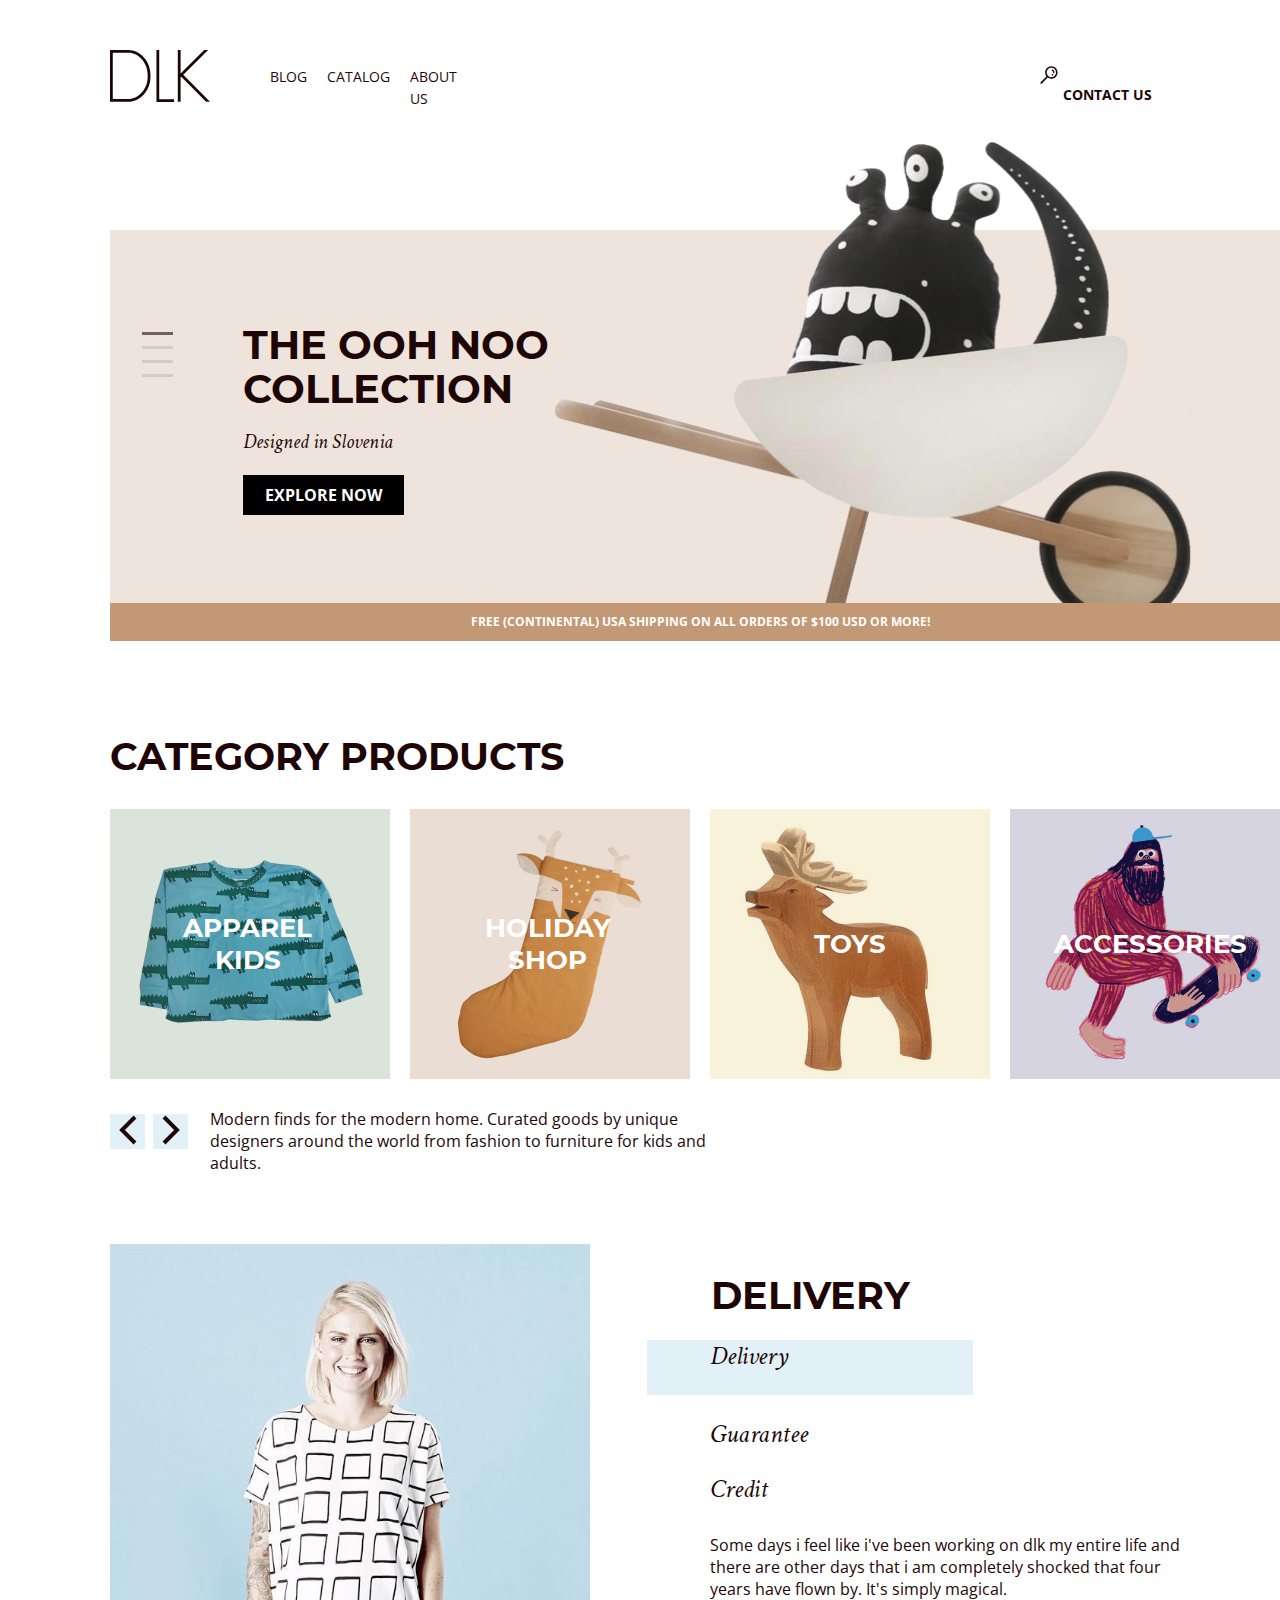
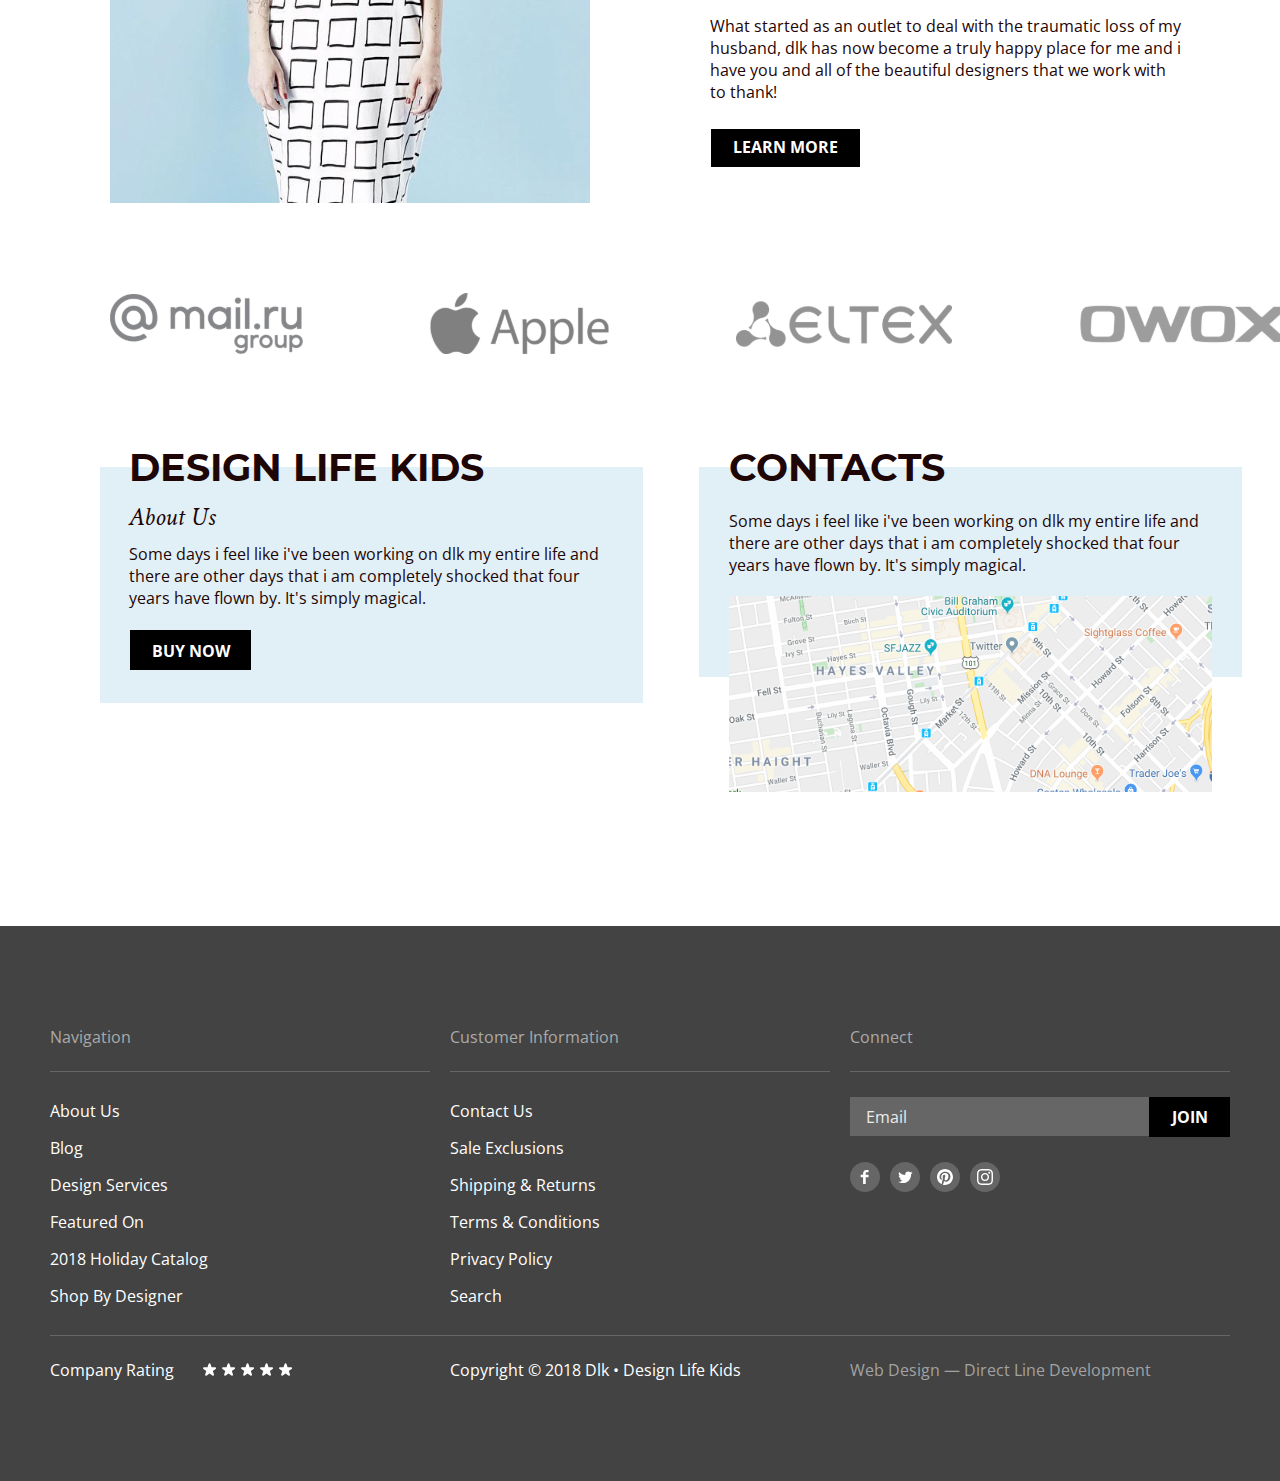
<file: index.html>
<!DOCTYPE html>
<html lang="en">

<head>
    <meta charset="UTF-8">
    <meta name="viewport" content="width=device-width, initial-scale=1.0">
    <title>Desing Life Kids</title>
    <link rel="stylesheet" href="normalize.css">
    
    <link rel="stylesheet" href="fonts.css">
    <link rel="preconnect" href="https://fonts.gstatic.com">
    <link href="https://fonts.googleapis.com/css2?family=Crimson+Text:ital,wght@1,400;1,700&family=Open+Sans:wght@400;700&display=swap" rel="stylesheet">
    <link rel="preconnect" href="https://fonts.gstatic.com">
    <link href="https://fonts.googleapis.com/css2?family=Roboto&display=swap" rel="stylesheet">
    <link rel="stylesheet" href="common.min.css">
    <link rel="stylesheet" href="index.min.css">
    <link rel="stylesheet" href="contact.min.css">
    <script src="https://code.jquery.com/jquery-3.5.1.min.js"></script>
    <script src="js/common.js"></script>
</head>
<body>
    
    
  <header class="header container" id="header">       
    <span  class="header-link">         
      <img src="img/logo.svg" alt="logo" class="header-logo-img">
    </span>
    <nav class="header-menu-nav">
      <ul class="header-menu-list">
        <li class="header-menu-item">
          <a href="#"class="header-menu-link">BLOG
          </a>
        </li>
        <li class="header-menu-item">
          <a href="#"class="header-menu-link">CATALOG       
          </a>
        </li>
        <li class="header-menu-item">
          <a href="#"class="header-menu-link">ABOUT US                      
          </a>
        </li>
      </ul>
    </nav>
    <div class="right_block">
      <button class="header-button search"><img src="img/Search.svg" alt="Search" class="header-img search"></button>      
    <a href="contact.html" Class="header-contacts">CONTACT US</a>
    </div>      
  </header>
  <main class="main">      
    <section class="hero">
      <div class="hero-container">
        <h1 class="hidden-title visually-hidden">TOY STORE</h1>
          <ul class="hero-list">
            <li class="hero-item">
              <button class="hero-button active"></button>
            </li>
            <li class="hero-item">
              <button class="hero-button"></button>
            </li>
            <li class="hero-item">
              <button class="hero-button"></button>
            </li>
            <li class="hero-item">
              <button class="hero-button"></button>
            </li>
          </ul>        
          <h2 class="hero-title">THE OOH NOO COLLECTION</h2>
          <p class="hero-subtitle">Designed in Slovenia</p>
          <button class="btn hero-button-now">EXPLORE NOW</button>
          <img src="img/microbe.svg" alt="microbe" class="hero-img">
          <div class="hero-continental">            
            <p class="hero-text">Free (continental) USA shipping on all orders of $100 USD or more!</p>
          </div>
      </div>
    </section>
    <section class="catalog">
      <div class="catalog-box">
        <h2 class="catalog-title">CATEGORY PRODUCTS</h2>
        <ul class="catalog-list">
          <li class="catalog-item">
            <a href="#"><img src="img/category.jpg" alt="APPAREL KIDS" class="catalog-item-img img-1">
            <h3 class="catalog-item-title">APPAREL KIDS</h3>
            </a>
          </li>
          <li class="catalog-item">
            <a href="#"><img src="img/category1.jpg" alt="HOLIDAY SHOP" class="catalog-item-img img-2">
              <h3 class="catalog-item-title">HOLIDAY SHOP</h3>              
            </a>
          </li>
          <li class="catalog-item">
            <a href="#"><img src="img/category2.jpg" alt="TOYS" class="catalog-item-img img-3">
            <h3 class="catalog-item-title toys">TOYS</h3>              
            </a>
          </li>
          <li class="catalog-item">                
            <a href="#"><img src="img/category3.jpg" alt="ACCESSORIES" class="catalog-item-img img-4">
            <h3 class="catalog-item-title accessories">ACCESSORIES</h3>                
            </a>
          </li>
        </ul>
        <div class="catalog-button">            
          <button class="catalog-button-back arrow"><img src="img/Vector(B).svg" alt="back arrow" class="services-button-back"></button>            
          <button class="catalog-button-forward arrow"><img src="img/Vector(U).svg" alt="the forward arrow" class="services-button-forward"></button>
        </div>        
      <p class="catalog-text">Modern finds for the modern home. Curated goods by unique designers around the world from fashion to furniture for kids and adults.</p>
      </div>      
    </section>
    <section class="delivery container-delivery">
      <div class="container-box">        
        <img src="img/image.svg" alt="girl in dress" class="delivery-img"> 
        <div class="delivery-box">            
          <h2 class="delivery-title">DELIVERY</h2>
          <div class="delivery-container">
            <ul class="delivery-list">
              <li class="delivery-item action">
                <a href="#">Delivery</a>
              </li>
              <li class="delivery-item">
                <a href="#">Guarantee</a>
              </li> 
              <li class="delivery-item">
                <a href="#">Credit</a>
              </li>
            </ul> 
          </div>                            
          <p class="delivery-description">Some days i feel like i've been working on dlk my entire life and
          there are other days that i am completely shocked that four
          years have flown by. It's simply magical.
          </p>             
          <p class="delivery-description width">What started as an outlet to deal  with the traumatic loss of my
          husband, dlk has now become a truly happy place for me and i
          have you and all of the beautiful designers that we work with
          to thank!</p> 
          <button class="btn delivery-button">LEARN MORE</button>            
        </div>        
      </div>     
    </section>
    <section class="sponsors">
      <h2 class="hidden-title visually-hidden">SPONSORS</h2>
      <ul class="sponsors-list">
        <li class="sponsors-item">
            <a href="#"><img src="img/sponsors.svg" class="sponsors-item-img" alt="mail.ru"></a>
        </li>
        <li class="sponsors-item">    
            <a href="#"><img src="img/sponsors1.svg" class="sponsors-item-img" alt="Apple.com"></a>
        </li>
        <li class="sponsors-item">
            <a href="#"><img src="img/sponsors2.svg" class="sponsors-item-img" alt="eltex-co.ru"></a>
        </li>
        <li class="sponsors-item">
            <a href="#"><img src="img/sponsors3.svg" class="sponsors-item-img" alt="www.owox.com"></a>
        </li>
      </ul>
    </section>            
    <div class="info">
      <div class="container-info">
        <h2 class="info-title">DESIGN LIFE KIDS</h2>
          <p class="info-subtitle">About Us</p>          
          <p class="info-description">Some days i feel like i've been working on dlk my entire life and
          there are other days that i am completely shocked that four
          years have flown by. It's simply magical.</p>        
        <button class="btn info-button">BUY NOW</button>          
      </div>
      <div class="contacts">
        <div class="container-contacts">
          <h2 class="contacts-title">CONTACTS</h2>               
          <p class="contacts-description">Some days i feel like i've been working on dlk my entire life and
          there are other days that i am completely shocked that four
          years have flown by. It's simply magical.</p>     
          <img src="img/navigation.svg"  alt="navigation" class="contacts-img">     
        </div>        
      </div>
    </div>                 
  </main>
  <footer class="footer"> 
    <div class="container content">     
      <div class="box">
        <h4 class="footer-information-title">Navigation</h4>
        <hr>
        <ul class="footer-information-list box">            
          <li class="footer-information-item margin mark">
            <a href="#">About Us</a>
          </li>
          <li class="footer-information-item margin mark">
            <a href="#">Blog</a>  
          </li>
          <li class="footer-information-item margin mark">
            <a href="#">Design Services</a>
          </li>
          <li class="footer-information-item margin mark">
            <a href="#">Featured On</a>
          </li>
          <li class="footer-information-item margin mark">
            <a href="#">2018 Holiday Catalog</a>
          </li>
          <li class="footer-information-item margin mark">
            <a href="#">Shop By Designer</a>
          </li>            
        </ul>          
      </div>
      <div class="box">        
        <h4 class="footer-information-title">Customer Information</h4>
        <hr>
        <ul class="footer-information-list box">
          <li class="footer-information-item margin mark">
            <a href="#">Contact Us</a> 
          </li>
          <li class="footer-information-item margin mark">
            <a href="#">Sale Exclusions</a>
          </li>
          <li class="footer-information-item margin mark">
            <a href="#">Shipping & Returns</a>  
          </li>
          <li class="footer-information-item margin mark">
            <a href="#">Terms & Conditions</a>
          </li>
          <li class="footer-information-item margin mark">
            <a href="#">Privacy Policy</a>
          </li>
          <li class="footer-information-item margin mark">
            <a href="#">Search</a>
          </li>           
        </ul>          
      </div>      
      <div class="box">  
        <h4 class="footer-information-title">Connect</h4>
          <hr> 
          <div class="email_box">
            <input type="text" placeholder="Email" class="email">
            <button class="btn join">Join</button>
          </div>
          <div class="social_icons">
          
            <a href="#"><img src="img/facebook.svg" alt="facebook.com" class="footer-connect-img"></a>
            <a href="#"><img src="img/twitter.svg" alt="twitter.com" class="footer-connect-img"></a>
            <a href="#"><img src="img/Pinterest.svg" alt="Pinterest.ru" class="footer-connect-img"></a>
            <a href="#"><img src="img/instagram.svg" alt="instagram.com" class="footer-connect-img"></a>
          </div>
      </div>
    </div>          
  <div class="container footer_2">
    <div class="box">
      <div class="rating">
        <p class="cr">Company Rating</p>
        <ul class="footer-rating-list stars">
          <li class="footer-rating-item">
            <a href="#"><img src="img/Star.svg" alt="stars" class="footer-rating-img star_1"></a>
          </li>
          <li class="footer-rating-item">
            <a href="#"><img src="img/Star.svg" alt="stars" class="footer-rating-img star_2"></a>
          </li>
          <li class="footer-rating-item">
            <a href="#"><img src="img/Star.svg" alt="stars" class="footer-rating-img star_3"></a>
          </li>
          <li class="footer-rating-item">
            <a href="#"><img src="img/Star.svg" alt="stars" class="footer-rating-img star_4"></a>
          </li>
          <li class="footer-rating-item">
            <a href="#"><img src="img/Star.svg" alt="stars" class="footer-rating-img star_5"></a>
          </li>
        </ul>
      </div>
      </div>  
      <div class="footer-copyright box">
        <p href="#"class="footer-rating-text">Copyright © 2018 Dlk • Design Life Kids</p>
      </div>
      <div class="box">
        <a href="#wd"><p class="footer-rating-link wd">Web Design — Direct Line Development</p></a>
      </div>        
    </div>
  </div>        
  </footer>  
<section class="popup-contact">  
  <button type="button" class="popup-contact-btn"><span class="visually-hidden">close popup</span></button>
  <form action="https://ecoho.htmlacademy.ru" method="post" class="popup-form">
    <div class="container-form">
      <div class="field">
        <input id="mane-input" type="text" placeholder="" required>
        <label class="label" for="name-input">Name</label>
      </div>
      <div class="form-top-wrapper">
        <div class="field">
          <input id="phone-input" type="text">
          <label class="label" for="phone-input">Phone</label>
        </div>
        <div class="field">
          <input id="email-input" type="email">
          <label class="label" for="email-input">Email</label>
        </div>
      </div>
      <div class="message-wrap text-box">
        <label class="modal-form-label" for="textarea">Message</label>            
        <textarea id="textarea"></textarea>          
      </div>          
      <div class="checkbox-wrap">
        <input class="check-input checkbox-input" id="check" type="checkbox" value="">
        <label class="checkbox" for="check">By clicking on the button, you consent to the processing of your personal data</label>
      </div>
      <button type="submit" class="button avto-color">SUBMIT</button>
    </div>
  </form>    
</section>
<div class="popup-overlay"></div>  
    
<script src="js/index.min.js"></script>
</body>
</html>
</file>
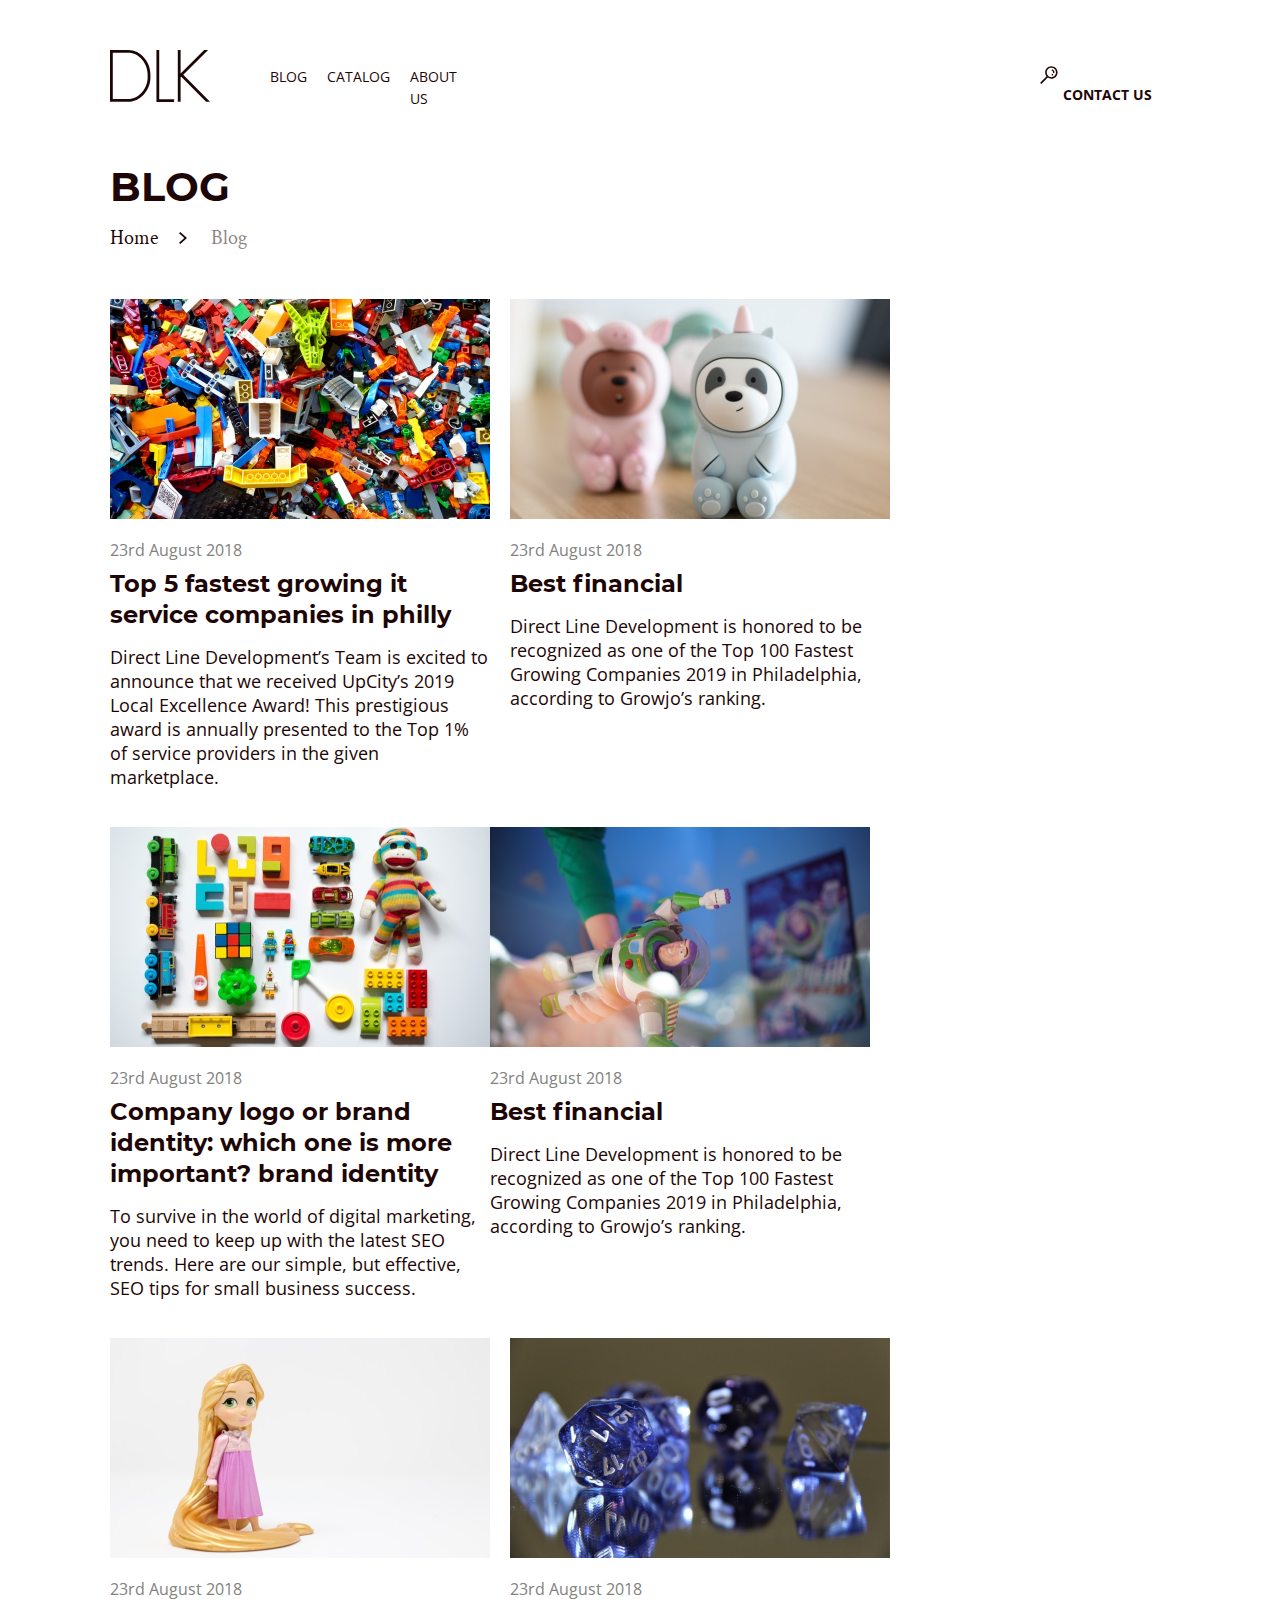
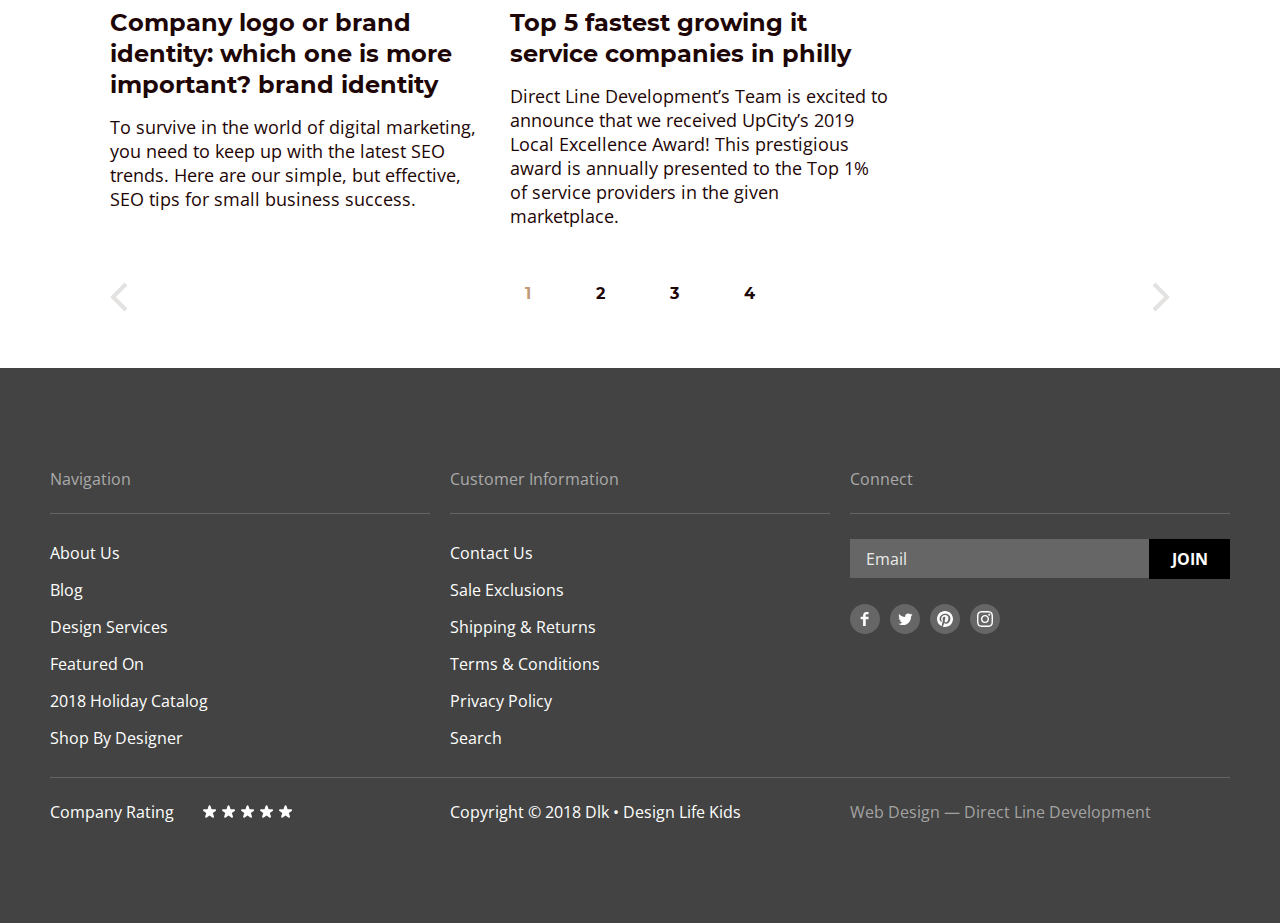
<file: Blog.html>
<!DOCTYPE html>
<html lang="en">

<head>
  <meta charset="UTF-8">
  <meta name="viewport" content="width=device-width, initial-scale=1.0">
  <title>Desing Life Kids</title>
  <link rel="stylesheet" href="normalize.css">

  <link rel="stylesheet" href="fonts.css">
  <link rel="preconnect" href="https://fonts.gstatic.com">
  <link href="https://fonts.googleapis.com/css2?family=Crimson+Text:ital,wght@1,400;1,700&family=Open+Sans:wght@400;700&display=swap"
    rel="stylesheet">
  <link rel="stylesheet" href="common.min.css">
  <link rel="stylesheet" href="blog.min.css">
  <script src="https://code.jquery.com/jquery-3.5.1.min.js"></script>
  <script src="js/common.js"></script>
</head>

<body>

  <header class="header container" id="header">

    <img src="img/logo.svg" alt="logo" class="header-logo-img logotype">

    <nav class="header-menu-nav">
      <ul class="header-menu-list">
        <li class="header-menu-item">
          <a href="#" class="header-menu-link">BLOG
          </a>
        </li>
        <li class="header-menu-item">
          <a href="#" class="header-menu-link">CATALOG
          </a>
        </li>
        <li class="header-menu-item">
          <a href="#" class="header-menu-link">ABOUT US
          </a>
        </li>
      </ul>
    </nav>
    <div class="right_block">
      <button class="header-button search"><img src="img/Search.svg" alt="Search" class="header-img search"></button>
      <a href="contact.html" Class="header-contacts">CONTACT US</a>
    </div>
  </header>
  <main class="main">
    <section class="navigation-catalog">
      <h1 class="blog-title">BLOG</h1>
      <h3 class="path"><span class="path_1">Home</span> <img src="img/stroke.svg" alt=""><span class="path_3">Blog</span></h3>
    </section>
    <section class="blog">
      <div class="card">
        <img src="img/image-5.png" alt="">
        <h3 class="date">23rd August 2018</h3>
        <h2 class="card-title">Top 5 fastest growing it service companies in philly</h2>
        <p class="card-text">Direct Line Development’s Team is excited to announce that we received UpCity’s 2019 Local
          Excellence Award! This prestigious award is annually presented to the Top 1% of service providers in the
          given marketplace.</p>
      </div>
      <div class="card">
        <img src="img/image-4.png" alt="">
        <h3 class="date">23rd August 2018</h3>
        <h2 class="card-title">Best financial</h2>
        <p class="card-text">Direct Line Development is honored to be recognized as one of the Top 100 Fastest Growing
          Companies 2019 in Philadelphia, according to Growjo’s ranking.</p>
      </div>
      <div class="card">
        <img src="img/image-3.png" alt="">
        <h3 class="date">23rd August 2018</h2>
          <h2 class="card-title">Company logo or brand identity: which one is more important? brand identity</h2>
          <p class="card-text">To survive in the world of digital marketing, you need to keep up with the latest SEO
            trends. Here are our simple, but effective, SEO tips for small business success.</p>
      </div>
      <div class="card">
        <img src="img/image-2.png" alt="">
        <h3 class="date">23rd August 2018</h2>
          <h2 class="card-title">Best financial</h2>
          <p class="card-text">Direct Line Development is honored to be recognized as one of the Top 100 Fastest
            Growing Companies 2019 in Philadelphia, according to Growjo’s ranking.</p>
      </div>
      <div class="card">
        <img src="img/image-1.png" alt="">
        <h3 class="date">23rd August 2018</h2>
          <h2 class="card-title">Company logo or brand identity: which one is more important? brand identity</h2>
          <p class="card-text">To survive in the world of digital marketing, you need to keep up with the latest SEO
            trends. Here are our simple, but effective, SEO tips for small business success.</p>
      </div>
      <div class="card">
        <img src="img/image.png" alt="">
        <h3 class="date">23rd August 2018</h2>
          <h2 class="card-title">Top 5 fastest growing it service companies in philly</h2>
          <p class="card-text">Direct Line Development’s Team is excited to announce that we received UpCity’s 2019
            Local Excellence Award! This prestigious award is annually presented to the Top 1% of service
            providers in the given marketplace.</p>
      </div>
    </section>
    <section class="page_navigation">
      <img src="img/a-l.svg" class="left_arrow">
      <div class="pages">
        <div class="page active">1</div>
        <div class="page">2</div>
        <div class="page">3</div>
        <div class="page">4</div>
      </div>
      <img src="img/a-r.svg" class="right_arrow">
    </section>
  </main>
  <footer class="footer"> 
    <div class="container content">     
      <div class="box">
        <h4 class="footer-information-title">Navigation</h4>
        <hr>
        <ul class="footer-information-list box">            
          <li class="footer-information-item margin mark">
            <a href="#">About Us</a>
          </li>
          <li class="footer-information-item margin mark">
            <a href="#">Blog</a>  
          </li>
          <li class="footer-information-item margin mark">
            <a href="#">Design Services</a>
          </li>
          <li class="footer-information-item margin mark">
            <a href="#">Featured On</a>
          </li>
          <li class="footer-information-item margin mark">
            <a href="#">2018 Holiday Catalog</a>
          </li>
          <li class="footer-information-item margin mark">
            <a href="#">Shop By Designer</a>
          </li>            
        </ul>          
      </div>
      <div class="box">        
        <h4 class="footer-information-title">Customer Information</h4>
        <hr>
        <ul class="footer-information-list box">
          <li class="footer-information-item margin mark">
            <a href="#">Contact Us</a> 
          </li>
          <li class="footer-information-item margin mark">
            <a href="#">Sale Exclusions</a>
          </li>
          <li class="footer-information-item margin mark">
            <a href="#">Shipping & Returns</a>  
          </li>
          <li class="footer-information-item margin mark">
            <a href="#">Terms & Conditions</a>
          </li>
          <li class="footer-information-item margin mark">
            <a href="#">Privacy Policy</a>
          </li>
          <li class="footer-information-item margin mark">
            <a href="#">Search</a>
          </li>           
        </ul>          
      </div>      
      <div class="box">  
        <h4 class="footer-information-title">Connect</h4>
          <hr> 
          <div class="email_box">
            <input type="text" placeholder="Email" class="email">
            <button class="btn join">Join</button>
          </div>
          <div class="social_icons">
          
            <a href="#"><img src="img/facebook.svg" alt="facebook.com" class="footer-connect-img"></a>
            <a href="#"><img src="img/twitter.svg" alt="twitter.com" class="footer-connect-img"></a>
            <a href="#"><img src="img/Pinterest.svg" alt="Pinterest.ru" class="footer-connect-img"></a>
            <a href="#"><img src="img/instagram.svg" alt="instagram.com" class="footer-connect-img"></a>
          </div>
      </div>
    </div>          
  <div class="container footer_2">
    <div class="box">
      <div class="rating">
        <p class="cr">Company Rating</p>
        <ul class="footer-rating-list stars">
          <li class="footer-rating-item">
            <a href="#"><img src="img/Star.svg" alt="stars" class="footer-rating-img star_1"></a>
          </li>
          <li class="footer-rating-item">
            <a href="#"><img src="img/Star.svg" alt="stars" class="footer-rating-img star_2"></a>
          </li>
          <li class="footer-rating-item">
            <a href="#"><img src="img/Star.svg" alt="stars" class="footer-rating-img star_3"></a>
          </li>
          <li class="footer-rating-item">
            <a href="#"><img src="img/Star.svg" alt="stars" class="footer-rating-img star_4"></a>
          </li>
          <li class="footer-rating-item">
            <a href="#"><img src="img/Star.svg" alt="stars" class="footer-rating-img star_5"></a>
          </li>
        </ul>
      </div>
      </div>  
      <div class="footer-copyright box">
        <p href="#"class="footer-rating-text">Copyright © 2018 Dlk • Design Life Kids</p>
      </div>
      <div class="box">
        <a href="#wd"><p class="footer-rating-link wd">Web Design — Direct Line Development</p></a>
      </div>        
    </div>
  </div>        
  </footer>
  

</body>

</html>
</file>
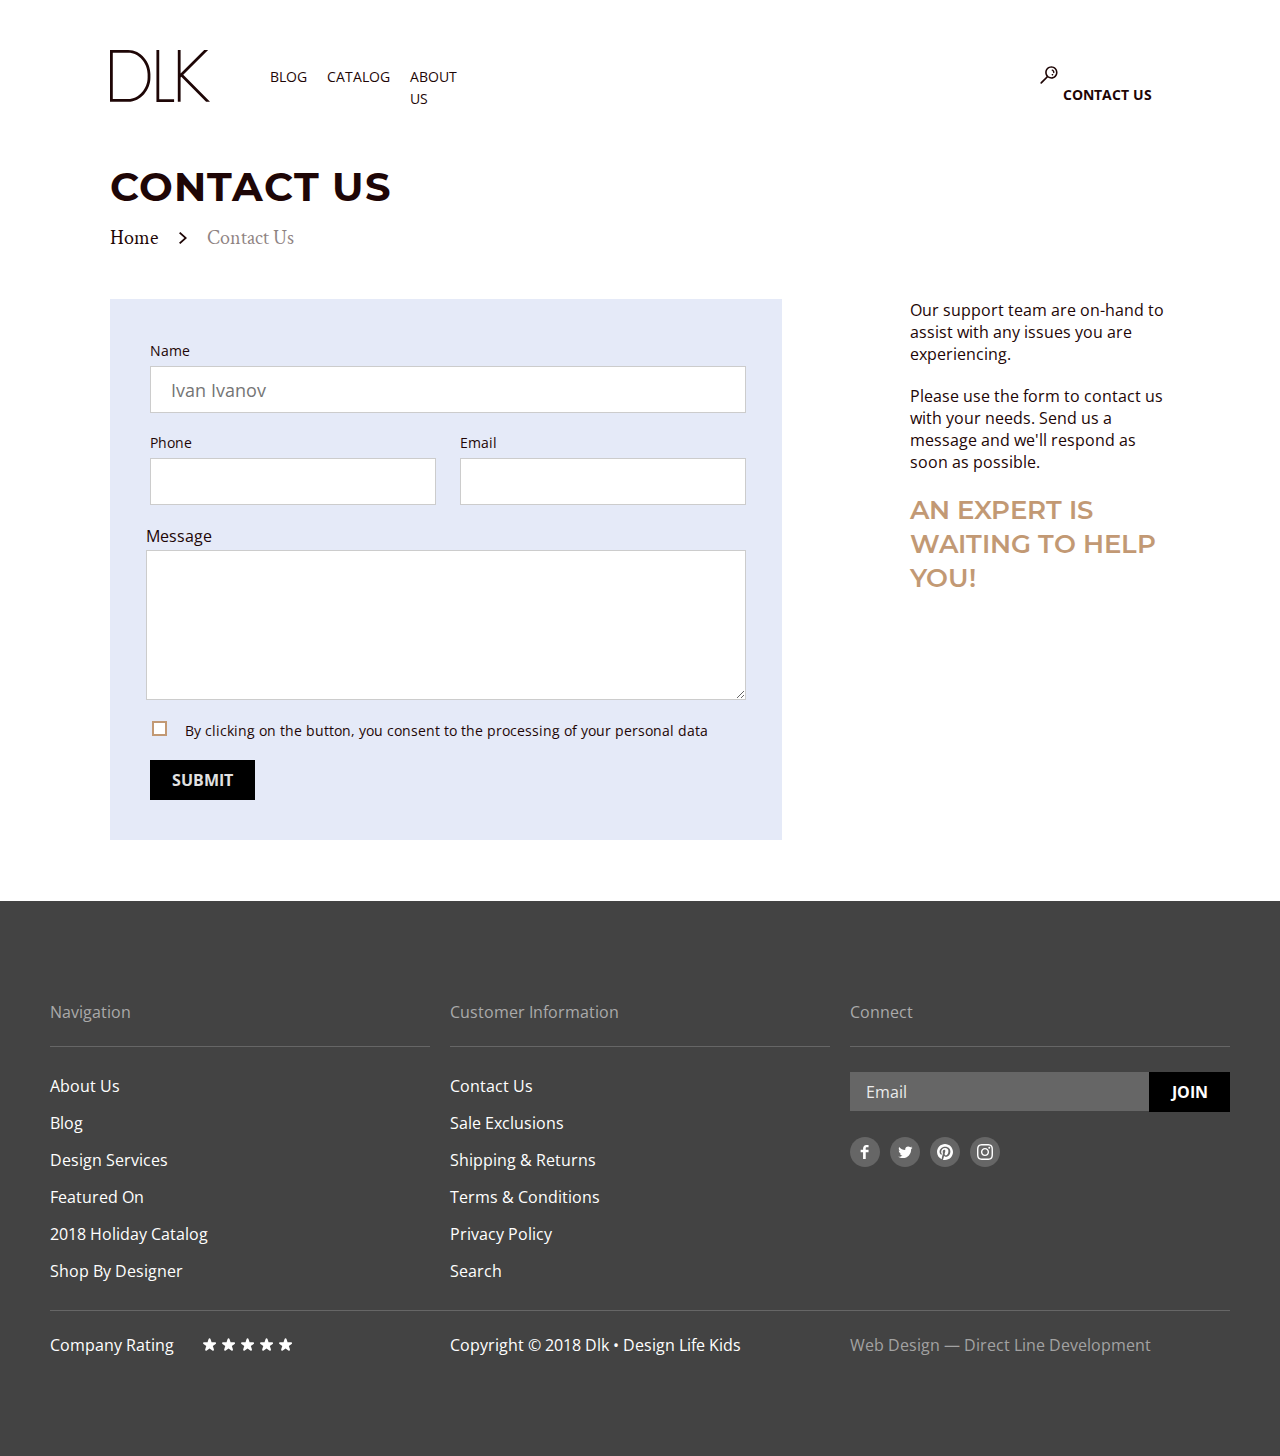
<file: contact.html>
<!DOCTYPE html>
<html lang="en">

<head>
    <meta charset="UTF-8">
    <meta name="viewport" content="width=device-width, initial-scale=1.0">
    <title>Desing Life Kids</title>
    <link rel="stylesheet" href="normalize.css">    
    <link rel="stylesheet" href="fonts.css">
    <link rel="preconnect" href="https://fonts.gstatic.com">
    <link href="https://fonts.googleapis.com/css2?family=Crimson+Text:ital,wght@1,400;1,700&family=Open+Sans:wght@400;700&display=swap" rel="stylesheet">
    <link rel="stylesheet" href="common.min.css">    
    <link rel="stylesheet" href="contact.min.css">
    <script src="https://code.jquery.com/jquery-3.5.1.min.js"></script>
    <script src="js/common.js"></script>
</head>
<body>


  <header class="header container" id="header">   
    <img src="img/logo.svg" alt="logo" class="header-logo-img logotype">    
  <nav class="header-menu-nav">
    <ul class="header-menu-list">
      <li class="header-menu-item">
        <a href="#"class="header-menu-link">BLOG
        </a>
      </li>
      <li class="header-menu-item">
        <a href="#"class="header-menu-link">CATALOG       
        </a>
      </li>
      <li class="header-menu-item">
        <a href="#"class="header-menu-link">ABOUT US                      
        </a>
      </li>
    </ul>
  </nav>
  <div class="right_block">
    <button class="header-button search"><img src="img/Search.svg" alt="Search" class="header-img search"></button>      
  <a href="contact.html" Class="header-contacts">CONTACT US</a>
  </div>      
  </header>
  <main class="main">
    <section class="navigation-catalog">
      <h1 class="contact-title">CONTACT US</h1>
      <h3 class="path"><span class="path_1">Home</span> <img src="img/stroke.svg" alt=""> <span class="path_3">Contact Us</span></h3>
    </section>
    <section class="form">
      <form action="https://ecoho.htmlacademy.ru" method="POST" class="contact-form">
        <div class="container-form">
          <div class="field">
            <input id="mane-input" type="text" placeholder="Ivan Ivanov" required>
            <label class="label" for="name-input">Name</label>
          </div>
          <div class="form-top-wrapper">
            <div class="field">
              <input id="phone-input" type="text">
              <label class="label" for="phone-input">Phone</label>
            </div>
            <div class="field">
              <input id="email-input" type="email">
              <label class="label" for="email-input">Email</label>
            </div>
          </div>
          <div class="message-wrap text-box">   
            <label class="modal-form-label" for="textarea">Message</label>         
            <textarea id="textarea"></textarea>
            
          </div>          
          <div class="checkbox-wrap">
            <input class="check-input checkbox-input" id="check" type="checkbox" value="">
            <label class="checkbox" for="check">By clicking on the button, you consent to the processing of your personal data</label>
          </div>
          <button type="submit" class="button btn form-btn">SUBMIT</button>
        </div>
      </form>
      <div class="contact-box">
        <div class="contact-box-text">
          <p class="contact-text">
            Our support team are on-hand to assist with any issues you are experiencing.
          </p>
          <p class="contact-text">
            Please use the form to contact us with your needs. Send us a message and we'll respond as soon as possible.
          </p>          
        </div>
        <h2 class="contact-expert-title">An expert is waiting to help you!</h2>
      </div>      
      
    </section>
  </main>
  <footer class="footer"> 
    <div class="container">     
      <div class="box">
        <h4 class="footer-information-title">Navigation</h4>
        <hr>
        <ul class="footer-information-list box">            
          <li class="footer-information-item margin mark">
            <a href="#">About Us</a>
          </li>
          <li class="footer-information-item margin mark">
            <a href="#">Blog</a>  
          </li>
          <li class="footer-information-item margin mark">
            <a href="#">Design Services</a>
          </li>
          <li class="footer-information-item margin mark">
            <a href="#">Featured On</a>
          </li>
          <li class="footer-information-item margin mark">
            <a href="#">2018 Holiday Catalog</a>
          </li>
          <li class="footer-information-item margin mark">
            <a href="#">Shop By Designer</a>
          </li>            
        </ul>          
      </div>
      <div class="box">        
        <h4 class="footer-information-title">Customer Information</h4>
        <hr>
        <ul class="footer-information-list box">
          <li class="footer-information-item margin mark">
            <a href="#">Contact Us</a> 
          </li>
          <li class="footer-information-item margin mark">
            <a href="#">Sale Exclusions</a>
          </li>
          <li class="footer-information-item margin mark">
            <a href="#">Shipping & Returns</a>  
          </li>
          <li class="footer-information-item margin mark">
            <a href="#">Terms & Conditions</a>
          </li>
          <li class="footer-information-item margin mark">
            <a href="#">Privacy Policy</a>
          </li>
          <li class="footer-information-item margin mark">
            <a href="#">Search</a>
          </li>           
        </ul>          
      </div>      
      <div class="box">  
        <h4 class="footer-information-title">Connect</h4>
          <hr> 
          <div class="email_box">
            <input type="text" placeholder="Email" class="email">
            <button class="btn join">Join</button>
          </div>
          <div class="social_icons">
          
            <a href="#"><img src="img/facebook.svg" alt="facebook.com" class="footer-connect-img"></a>
            <a href="#"><img src="img/twitter.svg" alt="twitter.com" class="footer-connect-img"></a>
            <a href="#"><img src="img/Pinterest.svg" alt="Pinterest.ru" class="footer-connect-img"></a>
            <a href="#"><img src="img/instagram.svg" alt="instagram.com" class="footer-connect-img"></a>
          </div>
      </div>
    </div>          
  <div class="container footer_2">
    <div class="box">
      <div class="rating">
        <p class="cr">Company Rating</p>
        <ul class="footer-rating-list stars">
          <li class="footer-rating-item">
            <a href="#"><img src="img/Star.svg" alt="stars" class="footer-rating-img star_1"></a>
          </li>
          <li class="footer-rating-item">
            <a href="#"><img src="img/Star.svg" alt="stars" class="footer-rating-img star_2"></a>
          </li>
          <li class="footer-rating-item">
            <a href="#"><img src="img/Star.svg" alt="stars" class="footer-rating-img star_3"></a>
          </li>
          <li class="footer-rating-item">
            <a href="#"><img src="img/Star.svg" alt="stars" class="footer-rating-img star_4"></a>
          </li>
          <li class="footer-rating-item">
            <a href="#"><img src="img/Star.svg" alt="stars" class="footer-rating-img star_5"></a>
          </li>
        </ul>
      </div>
      </div>  
      <div class="footer-copyright box">
        <p href="#"class="footer-rating-text">Copyright © 2018 Dlk • Design Life Kids</p>
      </div>
      <div class="box">
        <a href="#wd"><p class="footer-rating-link wd">Web Design — Direct Line Development</p></a>
      </div>        
    </div>
  </div>        
  </footer>
</body>

</html>
</file>
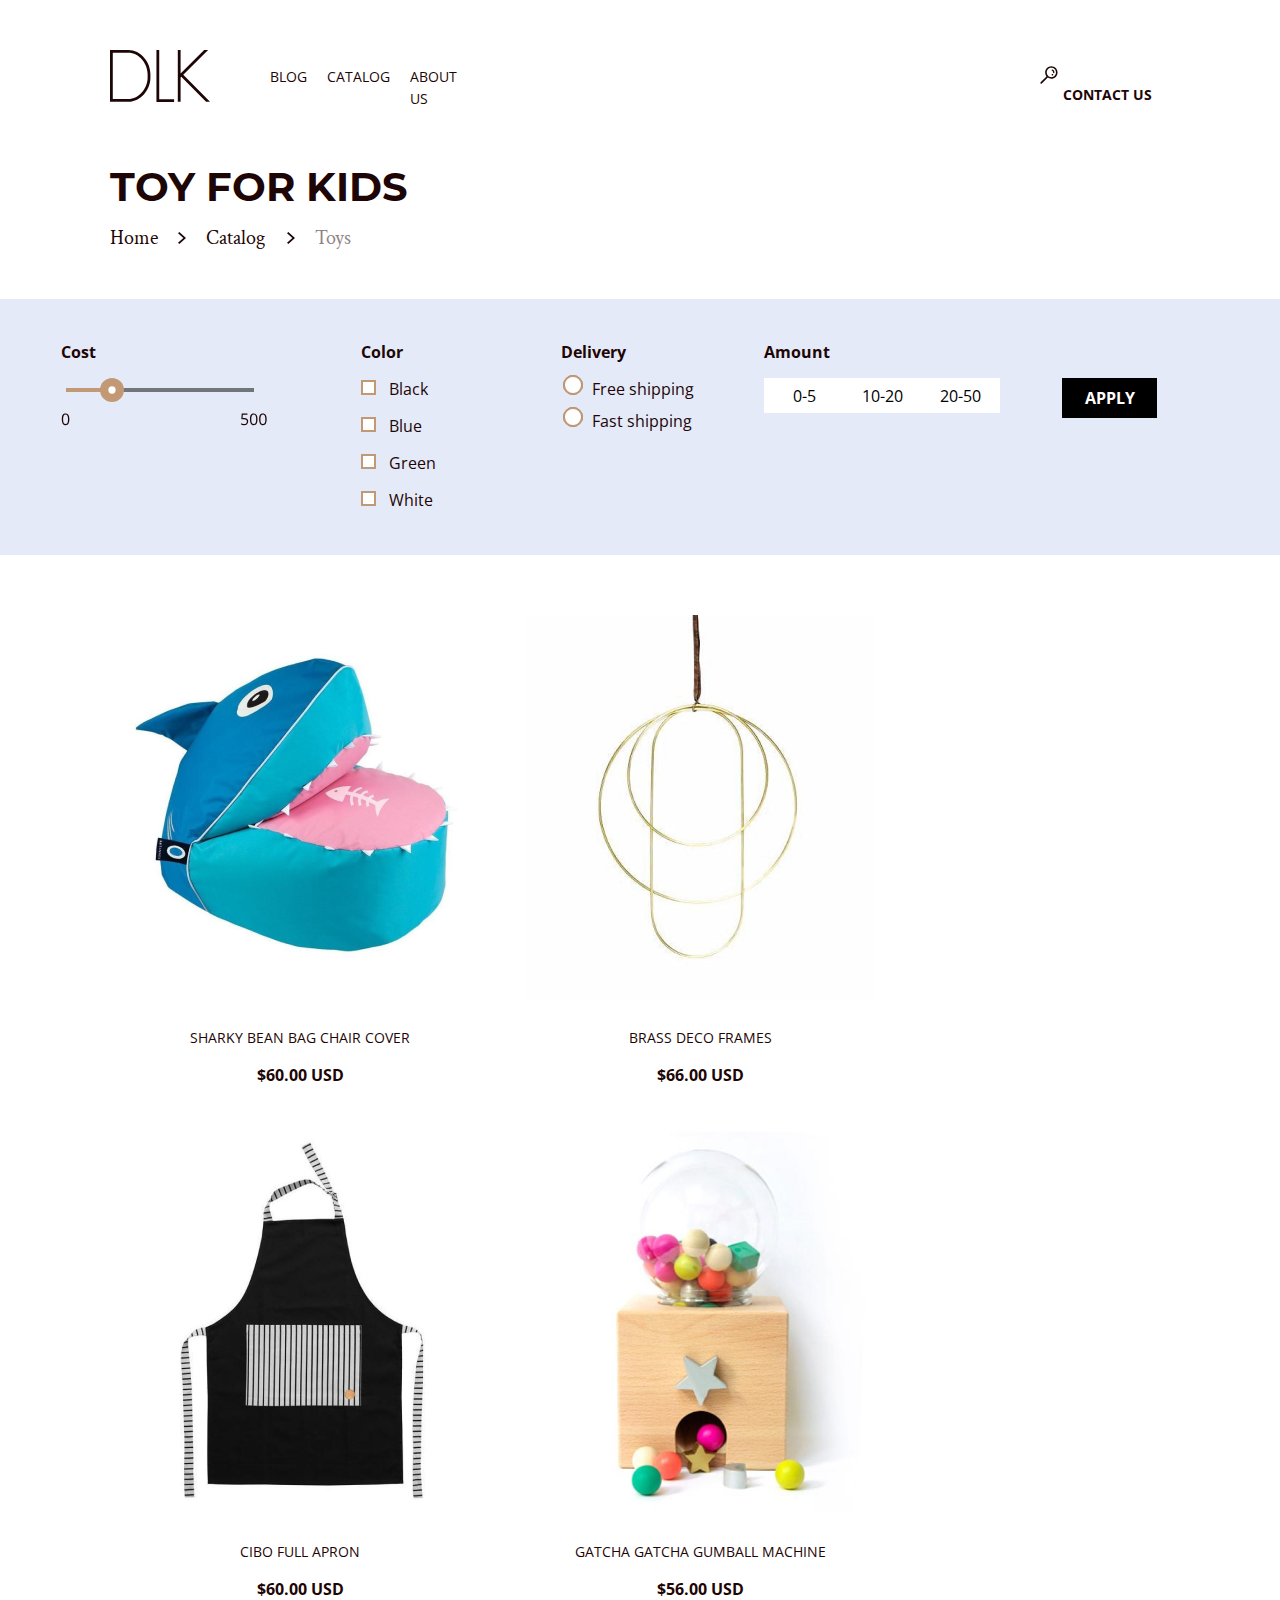
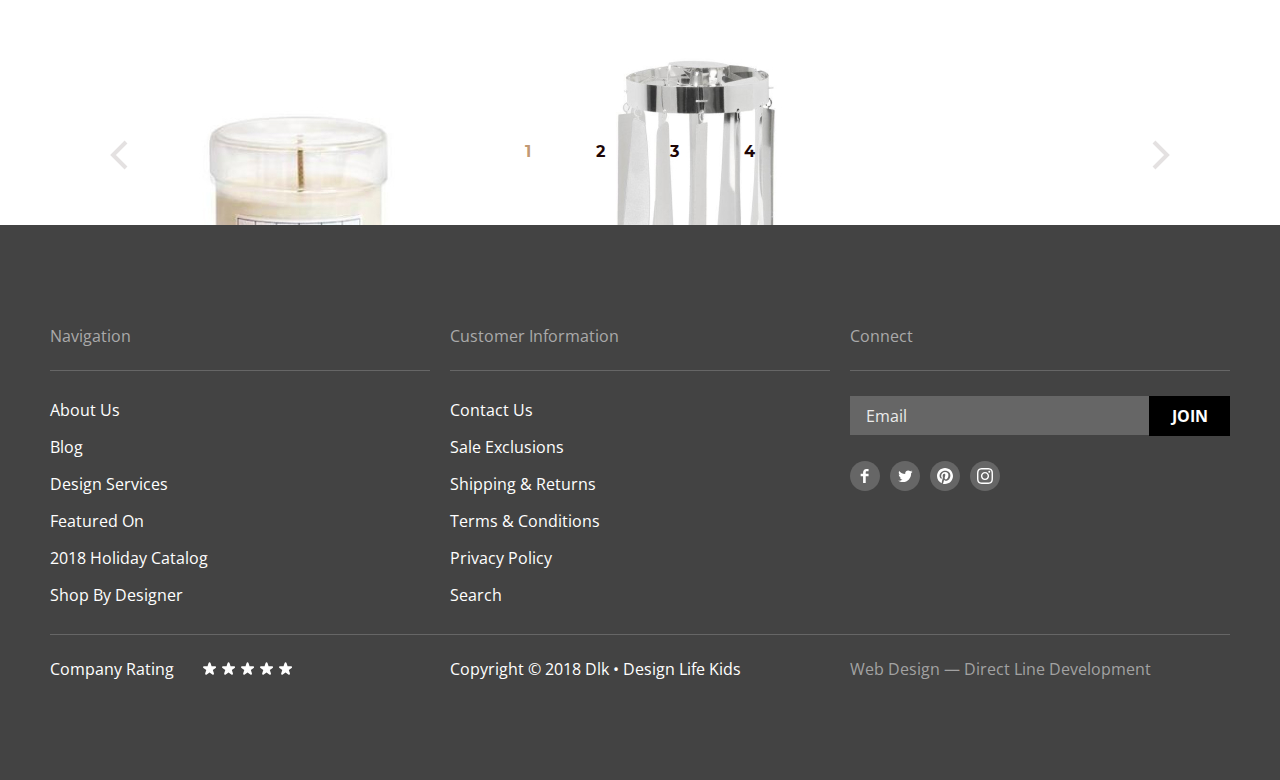
<file: Toys.html>
<!DOCTYPE html>
<html lang="en">
  <head>
    <meta charset="UTF-8">
    <meta name="viewport" content="width=device-width, initial-scale=1.0">
    <title>Desing Life Kids</title>
    <link rel="stylesheet" href="normalize.css">
    <link rel="stylesheet" href="fonts.css">
    <link rel="preconnect" href="https://fonts.gstatic.com">
    <link href="https://fonts.googleapis.com/css2?family=Crimson+Text:ital,wght@1,400;1,700&family=Open+Sans:wght@400;700&display=swap"
    rel="stylesheet">
    <link rel="stylesheet" href="common.min.css">
    <link rel="stylesheet" href="toys.min.css">
    <script src="https://code.jquery.com/jquery-3.5.1.min.js"></script>
    <script src="js/common.js"></script>
</head>

<body>


  <header class="header container" id="header">
    <img src="img/logo.svg" alt="logo" class="header-logo-img logotype">
    <nav class="header-menu-nav">
      <ul class="header-menu-list">
        <li class="header-menu-item">
          <a href="#" class="header-menu-link">BLOG
          </a>
        </li>
        <li class="header-menu-item">
          <a href="#" class="header-menu-link">CATALOG
          </a>
        </li>
        <li class="header-menu-item">
          <a href="#" class="header-menu-link">ABOUT US
          </a>
        </li>
      </ul>
    </nav>
    <div class="right_block">
      <button class="header-button search"><img src="img/Search.svg" alt="Search" class="header-img search"></button>
      <a href="contact.html" Class="header-contacts">CONTACT US</a>
    </div>
  </header>
  <main class="main">
    <section class="navigation-catalog">
      <h1 class="toys-title">TOY FOR KIDS</h1>
      <h3 class="path"><span class="path_1">Home</span><img src="img/stroke.svg" alt="">
        <span class="path_2">Catalog</span class="path_2"><img src="img/stroke.svg" alt=""><span class="path_3">Toys</span></h3>
    </section>
    <section class="section-form">
      <form class="form-box" action="">
        <fieldset class="form-fieldset-wrapper">
          <div class="form-list">
            <ul class="selection-list">
              <h6 class="Cost">Cost</h6>
              <li>
                <img src="./img/cost.svg">
              </li>
            </ul>
            <ul class="color">
              <h6 class="color-head">Color</h6>
              <li class="color-item">
                <input id="check-Black" type="checkbox" class="checkbox-input" value="Black">
                <label for="check-Black" class="checkbox-label">Black</label>
              </li>
              <li class="color-item">
                <input id="check-Blue" type="checkbox" class="checkbox-input" value="Blue">
                <label for="check-Blue">Blue</label>
              </li>
              <li class="color-item">
                <input id="check-Green" type="checkbox" class="checkbox-input" value="Green">
                <label for="check-Green">Green</label>
              </li>
              <li class="color-item">
                <input id="check-White" type="checkbox" class="checkbox-input" value="White">
                <label for="check-White">White</label>
              </li>
            </ul>
            <ul class="choice-delivery">
              <h6 class="head-delivery">Delivery</h6>
              <li class="choice-delivery-item">
                <input class="radio-dilivery" type="radio" name="delivery" value="rad1">Free shipping
              </li>
              <li class="choice-delivery-item">
                <input class="radio-dilivery" type="radio" name="delivery" value="rad2">Fast shipping
              </li>
            </ul>
            <ul class="amount">
              <h6 class="amount-heading">Amount</h6>
              <li class="amount-item">
                <button class="amount-button" type="button">0-5</button>
                <button class="amount-button" type="button">10-20</button>
                <button class="amount-button" type="button">20-50</button>
              </li>
            </ul>            
              <button type="submit" class="form-button btn">APPLY</button>            
          </div>
        </fieldset>
      </form>
    </section>
    <section class="toys-box">      
      <div class="toys-catalog">
        <ul class="toys-list">
          <li class="toys-item">
            <a href="#"><img src="img/Sherky_B_B_C_C.jpg" alt="Sharky" class="toys-item-img">
              <h3 class="toys-item-title">Sharky bean bag chair cover</h3>
              <p class="text">$60.00 USD</p>
            </a>
          </li>
          <li class="toys-item">
            <a href="#"><img src="img/Brass_D_F.jpg" alt="Brass" class="toys-item-img">
              <h3 class="toys-item-title">Brass deco frames</h3>
              <p class="text">$66.00 USD</p>
            </a>
          </li>
          <li class="toys-item">
            <a href="#"><img src="img/Cibo_F_A.jpg" alt="Cibo" class="toys-item-img">
              <h3 class="toys-item-title">CIBO FULL APRON</h3>
              <p class="text">$60.00 USD</p>
            </a>
          </li>
          <li class="toys-item">
            <a href="#"><img src="img/Gatcha_G_G_M.jpg" alt="Gatcha" class="toys-item-img">
              <h3 class="toys-item-title">Gatcha gatcha gumball machine</h3>
              <p class="text">$56.00 USD</p>
            </a>
          </li>
          <li class="toys-item">
            <a href="#"><img src="img/kids4.jpg" alt="Christmas" class="toys-item-img">
              <h3 class="toys-item-title">Christmas advent scented candle</h3>
              <p class="text">$29.00 USD</p>
            </a>
          </li>
          <li class="toys-item">
            <a href="#"><img src="img/Tangle_S_T_L.jpg" alt="Tangle" class="toys-item-img">
              <h3 class="toys-item-title">Tangle spinning tea light</h3>
              <p class="text">$56.00 USD</p>
            </a>
          </li>
        </ul>
      </div>
    </section>
    <section class="page_navigation">
      <img src="img/a-l.svg" class="left_arrow">
      <div class="pages">
        <div class="page active">1</div>
        <div class="page">2</div>
        <div class="page">3</div>
        <div class="page">4</div>
      </div>
      <img src="img/a-r.svg" class="right_arrow">
    </section>
  </main>
  <footer class="footer"> 
    <div class="container content">     
      <div class="box">
        <h4 class="footer-information-title">Navigation</h4>
        <hr>
        <ul class="footer-information-list box">            
          <li class="footer-information-item margin mark">
            <a href="#">About Us</a>
          </li>
          <li class="footer-information-item margin mark">
            <a href="#">Blog</a>  
          </li>
          <li class="footer-information-item margin mark">
            <a href="#">Design Services</a>
          </li>
          <li class="footer-information-item margin mark">
            <a href="#">Featured On</a>
          </li>
          <li class="footer-information-item margin mark">
            <a href="#">2018 Holiday Catalog</a>
          </li>
          <li class="footer-information-item margin mark">
            <a href="#">Shop By Designer</a>
          </li>            
        </ul>          
      </div>
      <div class="box">        
        <h4 class="footer-information-title">Customer Information</h4>
        <hr>
        <ul class="footer-information-list box">
          <li class="footer-information-item margin mark">
            <a href="#">Contact Us</a> 
          </li>
          <li class="footer-information-item margin mark">
            <a href="#">Sale Exclusions</a>
          </li>
          <li class="footer-information-item margin mark">
            <a href="#">Shipping & Returns</a>  
          </li>
          <li class="footer-information-item margin mark">
            <a href="#">Terms & Conditions</a>
          </li>
          <li class="footer-information-item margin mark">
            <a href="#">Privacy Policy</a>
          </li>
          <li class="footer-information-item margin mark">
            <a href="#">Search</a>
          </li>           
        </ul>          
      </div>      
      <div class="box">  
        <h4 class="footer-information-title">Connect</h4>
          <hr> 
          <div class="email_box">
            <input type="text" placeholder="Email" class="email">
            <button class="btn join">Join</button>
          </div>
          <div class="social_icons">
          
            <a href="#"><img src="img/facebook.svg" alt="facebook.com" class="footer-connect-img"></a>
            <a href="#"><img src="img/twitter.svg" alt="twitter.com" class="footer-connect-img"></a>
            <a href="#"><img src="img/Pinterest.svg" alt="Pinterest.ru" class="footer-connect-img"></a>
            <a href="#"><img src="img/instagram.svg" alt="instagram.com" class="footer-connect-img"></a>
          </div>
      </div>
    </div>          
  <div class="container footer_2">
    <div class="box">
      <div class="rating">
        <p class="cr">Company Rating</p>
        <ul class="footer-rating-list stars">
          <li class="footer-rating-item">
            <a href="#"><img src="img/Star.svg" alt="stars" class="footer-rating-img star_1"></a>
          </li>
          <li class="footer-rating-item">
            <a href="#"><img src="img/Star.svg" alt="stars" class="footer-rating-img star_2"></a>
          </li>
          <li class="footer-rating-item">
            <a href="#"><img src="img/Star.svg" alt="stars" class="footer-rating-img star_3"></a>
          </li>
          <li class="footer-rating-item">
            <a href="#"><img src="img/Star.svg" alt="stars" class="footer-rating-img star_4"></a>
          </li>
          <li class="footer-rating-item">
            <a href="#"><img src="img/Star.svg" alt="stars" class="footer-rating-img star_5"></a>
          </li>
        </ul>
      </div>
      </div>  
      <div class="footer-copyright box">
        <p href="#"class="footer-rating-text">Copyright © 2018 Dlk • Design Life Kids</p>
      </div>
      <div class="box">
        <a href="#wd"><p class="footer-rating-link wd">Web Design — Direct Line Development</p></a>
      </div>        
    </div>
  </div>        
  </footer>
  
</body>
</html>
</file>
<file: fonts.css>
@font-face {
    font-family: 'Montserrat';
    src: url('/fonts/subset-Montserrat-SemiBold.woff2') format('woff2'),
        url('/fonts/subset-Montserrat-SemiBold.woff') format('woff');
    font-weight: 600;
    font-style: normal;
    font-display: swap;
}

@font-face {
    font-family: 'Montserrat';
    src: url('/fonts/subset-Montserrat-Bold.woff2') format('woff2'),
        url('/fonts/subset-Montserrat-Bold.woff') format('woff');
    font-weight: bold;
    font-style: normal;
    font-display: swap;
}
</file>
<file: common.min.css>
body{font-family:'Open Sans',sans-serif;font-style:normal;font-weight:400;font-size:16px;line-height:22px;color:#1E0606}body{max-width:1400px;margin:0 auto;padding:0 110px}*{font-family:'Open Sans',sans-serif;outline:none}*,*::after,*::before{-webkit-box-sizing:border-box;box-sizing:border-box}ul{list-style:none;margin:0;padding:0}a{text-decoration:none}h2{text-transform:uppercase}h1,h2,h3,p{margin:0}h2{font-family:'Montserrat',sans-serif;font-weight:700;font-size:38px;line-height:46px;color:#1E0606}.visually-hidden{position:absolute;width:1px;height:1px;margin:-1px;border:0;padding:0;white-space:nowrap;-webkit-clip-path:inset(100%);clip-path:inset(100%);clip:rect(0 0 0 0);overflow:hidden}.btn{display:inline-block;font-weight:700;font-size:16px;line-height:22px;color:#FFF;background-color:#000;padding:0;border:none;-webkit-transition:0.45s;-o-transition:0.45s;transition:0.45s;cursor:pointer}.button{font-family:Open Sans;font-style:normal;font-weight:700;font-size:16px;line-height:22px;padding:9px 22px;margin-top:20px;border:none;cursor:pointer;color:#E1E1E1}.btn:hover{background-color:#C29974;-webkit-transition:0.45s;-o-transition:0.45s;transition:0.45s}.btn:active{background-color:#CFAF91;-webkit-transition:0.20s;-o-transition:0.20s;transition:0.20s}.products-title>*{margin:0;font-size:40px;font-weight:400;font-family:"Crimson Text",serif;font-size:20px;margin-top:15px}.navigation-catalog .path>*:hover{text-decoration:underline;cursor:pointer}.navigation-catalog .path>*{margin:0;font-size:40px;font-weight:400;font-family:"Crimson Text",serif;font-size:20px;margin-top:15px}.navigation-catalog .path_1{opacity:1;margin-right:20px;margin-left:0}.navigation-catalog .path_2{opacity:1;margin-left:15px;margin-right:22px}.navigation-catalog .path_3{opacity:.5;margin-left:20px}.header{display:-webkit-box;display:-ms-flexbox;display:flex;max-width:1177px;max-height:52px;margin-top:50px;text-transform:uppercase;font-size:14px}header .links{margin-left:60px;margin-top:16px}header .logotype{-webkit-transition:opacity.2s;-o-transition:opacity.2s;transition:opacity.2s;cursor:pointer}header .logotype:hover{opacity:.5}header .logotype:active{opacity:.2}.header-menu-list{display:-webkit-box;display:-ms-flexbox;display:flex}.header-menu-item{margin-right:20px}.header-menu-item:last-child{margin-right:0}.header-menu-link{font-size:14px;line-height:19px;text-decoration:none;color:#1E0606}.catalog-item-title:hover.catalog-item-title{text-decoration:underline}.popup-contact{display:none;position:fixed;left:50%;top:113px;margin-left:-340px;z-index:1}.popup-contact-open{display:block}.popup-overlay{display:none;position:fixed;top:0;left:0;width:100%;height:100%;background:rgba(125,151,218,.8)}.popup-overlay.show{display:block}.popup-contact-btn{position:absolute;right:-24px;width:15px;height:15px;background-image:url(img/clos.svg);background-repeat:no-repeat;background-position:center;cursor:pointer;border:none}.avto-color{background:#C1C1C1;margin-left:5px}.popup-form{margin-left:auto;margin-right:auto;padding:42px 36px;width:680px;height:542px;background-color:#e5eaf8}.contact-form{margin-top:50px;margin-right:auto;padding:42px 36px;width:680px;background-color:#e5eaf8}.header-menu-nav{margin-left:60px;margin-top:16px}.header-menu-list{display:-webkit-box;display:-ms-flexbox;display:flex}header .links>a{margin-left:20px}.right_block{font-weight:700;margin-top:16px;margin-left:calc(100% - 498px)}header a{display:inline;color:#1E0606;text-decoration:none;-webkit-transition:opacity.2s;-o-transition:opacity.2s;transition:opacity.2s;cursor:pointer}header a:hover{opacity:.5}header a:active{opacity:.2}.search{font-weight:800;font-size:17px;line-height:20px;padding:0%}header .search{float:left;cursor:pointer;-webkit-transition:opacity.2s;-o-transition:opacity.2s;transition:opacity.2s}header .search:hover{opacity:.5}header .search:active{opacity:.2}.search{border:#FFF;background-color:#FFF}.header-contacts{display:inline-block;margin-left:23px;padding:0}.header-contacts{font-weight:700;font-size:14px;line-height:19px;text-transform:uppercase;color:#1E0606;text-decoration:none}.footer{position:absolute;left:0;height:555px;width:100%;background:#434343;margin-top:36px}.footer .container{display:-webkit-box;display:-ms-flexbox;display:flex;width:1180px;margin:0 auto;margin-top:79px;-webkit-box-orient:horizontal;-webkit-box-direction:normal;-ms-flex-direction:row;flex-direction:row;-webkit-box-flex:380px;-ms-flex:380px;flex:380px}footer a{font-family:'Open Sans',sans-serif;font-style:normal;font-weight:400;font-size:16px;line-height:22px;color:#FFF;text-decoration:none}.footer h4{font-family:'Open Sans' sans-serif;font-style:normal;font-weight:400;font-size:16px;line-height:22px;color:#AAA;text-decoration:none}.container .box{margin-right:20px;width:380px}.container .box:nth-child(3){margin-right:0}.container .box hr{margin-top:23px;border:none;color:#666;background-color:#666;height:1px;margin-bottom:28px}.box .mark a{color:#fff;text-decoration:none;-webkit-transition:opacity.2s;-o-transition:opacity.2s;transition:opacity.2s}.container .box .mark a:hover{opacity:.5}.container .box .mark a:active{opacity:.2}.container .email_box{height:40px;margin-top:-3px}.container .box .email{width:299px;margin:0;height:calc(100% - 1px);padding-left:15px;font-size:16px;background:#666;border:none;color:#fff;border:transparent 1px solid;-webkit-transition:border.2s;-o-transition:border.2s;transition:border.2s}.container .box input::-webkit-input-placeholder{color:#ebebeb}.container .box input::-moz-placeholder{color:#ebebeb}.container .box input:-ms-input-placeholder{color:#ebebeb}.container .box input::-ms-input-placeholder{color:#ebebeb}.container .box input::placeholder{color:#ebebeb}.container .box .join{width:81px;float:right;height:100%;font-size:16px;color:#fff;font-weight:700;text-transform:uppercase}.container .box .email:hover{border:1px solid #fff;border-right:none}.social_icons{margin-top:25px}.container .box .social_icons>*{margin-right:6px;cursor:pointer;-webkit-transition:opacity.2s;-o-transition:opacity.2s;transition:opacity.2s}.container .box .social_icons>*:hover{opacity:.5}.container .box .social_icons>*:active{opacity:.2}.footer .footer_2{border-top:1px solid #666;margin-top:28px;padding-top:23px}.footer_2 .box{margin-right:20px;width:380px}.footer_2 .cr{display:inline;color:#fff}.footer_2 .rating:hover .cr{color:#C29974}.stars{display:-webkit-inline-box;display:-ms-inline-flexbox;display:inline-flex;margin-left:25px;cursor:pointer}.stars>*:nth-child(1){margin-left:0}.stars>*{margin-left:5px}.box .margin{margin-bottom:15px}.box .margin:last-child{margin-bottom:0}.footer_2 .wd{display:inline;color:#a2a2a2;font-size:16px;-webkit-transition:color.2s;-o-transition:color.2s;transition:color.2s}.footer_2 a{text-decoration:none;color:currentColor;-webkit-transition:color.2s;-o-transition:color.2s;transition:color.2s}.footer_2 a:hover p{color:#FFF;text-decoration:underline}.connect{text-decoration:none;display:-webkit-box;display:-ms-flexbox;display:flex;-webkit-box-flex:0;-ms-flex:none;flex:none}.footer-rating-text{color:#FFF}
</file>
<file: index.min.css>
.hero{width:1180px;height:411px;margin:0 auto;margin-top:128px;background:#EEE4DB}.hero-list{position:relative;width:65px;top:102px;left:17px}.hero-title{font-family:'Montserrat',sans-serif;font-weight:700;font-size:40px;line-height:4px;color:#1E0606}.hero-title{position:relative;top:37px;left:133px;font-weight:700;font-size:40px;line-height:44px}.hero-title{width:310px;height:88px}.hero-item{display:-ms-grid;display:grid;margin-bottom:-4px}.hero-button{margin-bottom:15px;margin-right:19px;margin-left:15px;padding:0;background:#D6CAC2;border:none}.hero-button{width:31px;height:3px;left:141px;top:374px}.hero-button{-webkit-transition:opacity.2s;-o-transition:opacity.2s;transition:opacity.2s;cursor:pointer}.main .active{background:#715F5B}.hero-button:hover.hero-button{background:#715F5B}.hero-button-now{margin-left:133px;margin-top:20px;padding-top:9px;padding-left:22px;padding-right:22px;padding-bottom:9px;color:#FFF;cursor:pointer}.hero-img{position:relative;top:5px;left:38px;margin-top:-378px;margin-left:407px}.hero-text{font-weight:700;font-size:12px;line-height:16px;color:#FFF;-moz-text-align-last:center;text-align-last:center;text-transform:uppercase}.hero-subtitle{font-family:'Crimson Text',sans-serif;font-style:italic;font-size:20px;line-height:25px;color:#1E0606}.hero-subtitle{display:-webkit-box;display:-ms-flexbox;display:flex;margin-left:133px;margin-top:56px}.hero-continental{position:relative;padding-top:11px;padding-bottom:11px;background:#C29974}.catalog{width:1180px;height:411px;margin:0 auto;margin-top:93px}.catalog-box{width:1180px;height:411px}.catalog-title{margin-right:60px}.catalog-item-title:hover.catalog-item-title{text-decoration:underline}.catalog-list{display:-webkit-box;display:-ms-flexbox;display:flex;-webkit-box-orient:horizontal;-webkit-box-direction:normal;-ms-flex-direction:row;flex-direction:row;margin-left:-10px;margin-right:-10px;margin-top:29px}.catalog-item{position:relative;width:280px;margin-right:10px;margin-left:10px}.catalog-item-title{position:absolute}.catalog .catalog-item-title{font-family:'Montserrat',sans-serif;font-style:normal;font-weight:700;font-size:26px;line-height:32px;color:#FFF;text-decoration:inherit;margin-top:-172px;margin-left:62px;margin-right:67px;text-align:center}.catalog-item-title.toys{margin-top:-156px;margin-left:104px}.catalog-item-title.accessories{margin-top:-156px;margin-left:44px}.catalog-item:last-child{margin-right:20px}.arrow{border:none;background:rgba(112,187,220,.2)}.catalog-button{display:-webkit-box;display:-ms-flexbox;display:flex;left:178px;top:1117px;margin-top:30px}.arrow{width:35px;height:35px;-webkit-transition:opacity.2s;-o-transition:opacity.2s;transition:opacity.2s}.catalog-button-forward{margin-left:8px}.catalog-text{font-size:16px;line-height:22px;color:#1E0606}.catalog-text{margin-top:-41px;margin-bottom:76px;margin-left:100px;margin-right:539px}.delivery{min-width:1080px;height:559px}.container-delivery{display:-webkit-box;display:-ms-flexbox;display:flex;width:1180px;height:559px;margin:0 auto;margin-top:99px}.delivery-item a{font-family:'Crimson Text',sans-serif;font-style:italic;font-weight:400;font-size:26px;line-height:32px;color:#1E0606}.delivery-contact{margin-top:25px}.delivery .action{width:326px;height:55px;background:rgba(112,187,220,.2)}.delivery .container-box{display:flex;display:-webkit-box;display:-ms-flexbox}.delivery-box{width:540px;height:472px;margin-left:60px}.description{font-size:16px;line-height:22px;color:#1E0606}.delivery-description{margin-left:60px;margin-top:29px}.delivery-description.width{margin-top:15px}.delivery-list{margin-right:205px;margin-top:-2px;margin-left:-3px}.delivery-title{margin-top:29px;margin-left:61px}.delivery-item{margin-top:23px;padding-left:63px}.delivery-button{margin-left:61px}.delivery-button{max-height:61px;max-width:169px;padding-top:7px;padding-left:22px;padding-right:22px;padding-bottom:9px;margin-top:26px}.info-title{font-family:'Montserrat',sans-serif;font-weight:700;font-size:38px;line-height:46px;color:#1E0606}.info-subtitle{font-family:'Crimson Text',sans-serif;font-style:italic;font-weight:400;font-size:26px;line-height:32px;color:#1E0606}.sponsors{width:1180px;height:61px;margin:0 auto;margin-top:90px}.sponsors-list{display:-webkit-box;display:-ms-flexbox;display:flex;-webkit-box-align:center;-ms-flex-align:center;align-items:center;-ms-flex-pack:distribute;justify-content:space-around}.sponsors-item{margin-right:127px}.sponsors-item:last-child{margin-right:0}.info{display:-webkit-box;display:-ms-flexbox;display:flex;width:1143px;height:349px;margin:0 auto;margin-top:113px}.container-info{min-width:543px;min-height:236px}.container-info{background:#E1F0F7;margin-bottom:112px;margin-left:-10px;margin-right:70px;margin-bottom:113px}.info-title{margin-top:-22px;margin-left:29px}.info-subtitle{margin-right:381px;margin-left:29px;margin-bottom:10px;margin-top:10px}.info-description{margin-left:29px;margin-right:30px;;margin-bottom:10px;margin-top:10px}.info-button{margin-bottom:10px;margin-top:10px}.info-button{margin-top:11px;max-width:124px;margin-left:30px;padding-left:22px;padding-bottom:8px;padding-right:21px;padding-top:10px}.contacts{background:#E1F0F7;margin-left:-14px;margin-right:11px;margin-bottom:139px}.container-contacts{margin-left:30px}.contacts-title{margin-top:-22px}.contacts-description{margin-right:30px;margin-top:19px;margin-bottom:20px}.popup__areal{position:absolute;width:100%;height:100%;top:0;left:0}.checkbox{font-family:'Roboto',sans-serif;font-style:normal;font-weight:400;font-size:14px;line-height:16px}
</file>
<file: contact.min.css>
h1{font-family:"Montserrat",sans-serif;font-style:normal;font-weight:700;font-size:40px;line-height:49px;letter-spacing:1px}.field{font-family:"Open Sans",sans-serif;font-style:normal;font-weight:400;font-size:18px;line-height:25px}.checkbox-wrap{font-family:"Open Sans",sans-serif;font-style:normal;font-weight:400;font-size:14px;line-height:19px}.navigation-catalog{margin-top:61px}.navigation-catalog{margin-top:60px}.path{margin-top:6px}.navigation-catalog .path_1{margin-right:16px}.navigation-catalog .path_3{margin-left:15px}.form{display:-webkit-box;display:-ms-flexbox;display:flex;max-width:1180px;max-height:542px}.contact-form{margin-right:auto;padding:42px 36px;width:680px;height:541px;background-color:#e5eaf8}.container-form{margin:-21px 0;width:600px;height:458px;margin-top:0;background-color:#e5eaf8}.field{margin-bottom:20px;margin-left:4px;display:-webkit-box;display:-ms-flexbox;display:flex;-webkit-box-orient:vertical;-webkit-box-direction:reverse;-ms-flex-direction:column-reverse;flex-direction:column-reverse}.field label{font-weight:400;font-size:14px;line-height:19px;color:#1E0606;margin-bottom:6px}.field input{padding:0 20px;height:47px;background-color:#FFF;border:1px solid rgba(0,0,0,.2)}.field input:hover{border:1px solid rgba(0,0,0,.3);border-right:none}.form-top-wrapper{display:-webkit-box;display:-ms-flexbox;display:flex}.form-top-wrapper .field{width:290px}.form-top-wrapper .field:first-child{margin-right:20px}.checkbox-label{position:relative;padding-left:28px;font-weight:400;font-size:18px;line-height:22px;color:#C29974}.checkbox-label::before{content:"";position:absolute;width:21px;height:21px;background-color:#eee;border:2px solid #C29974}textarea{width:600px;height:150px;padding:20px;border:1px solid rgba(0,0,0,.2)}.checkbox-input{position:relative;width:15px;height:15px;margin-left:6px;margin-right:14px}.checkbox-input::before{content:'';position:absolute;width:15px;height:15px;border:2px solid #C29974;margin-left:0;margin-top:0}.checkbox-wrap{margin-top:16px}.modal-form-label{display:-webkit-box;display:-ms-flexbox;display:flex;margin-bottom:3px}.contact-box{margin-top:50px;margin-left:128px}.contact-text{margin-bottom:20px}.contact-expert-title{font-family:"Montserrat",sans-serif;font-style:normal;font-weight:600;font-size:26px;line-height:34px;text-transform:uppercase;color:#C29974;margin-top:20px}.form-btn{margin-left:4px}.footer{margin-top:110px}.example{display:-ms-grid;display:grid;-webkit-transition:all .5s;-o-transition:all .5s;transition:all .5s;-webkit-user-select:none;-moz-user-select:none;-ms-user-select:none;user-select:none;background:-webkit-gradient(linear,left top,left bottom,from(white),to(black));background:-o-linear-gradient(top,white,black);background:linear-gradient(to bottom,white,black)}
</file>
<file: blog.min.css>
h1{font-family:"Montserrat",sans-serif;font-style:normal;font-weight:700;font-size:40px;line-height:49px}.navigation-catalog{margin-top:60px}.path{margin-top:6px}.navigation-catalog .path_1{margin-right:16px}.navigation-catalog .path_3{margin-left:24px}.blog{display:-webkit-box;display:-ms-flexbox;display:flex;-webkit-box-orient:horizontal;-webkit-box-direction:normal;-ms-flex-direction:row;flex-direction:row;-ms-flex-wrap:wrap;flex-wrap:wrap;-webkit-box-flex:380px;-ms-flex:380px;flex:380px;margin-top:50px}.card-title{font-family:"Montserrat",sans-serif;font-style:normal;font-weight:700;font-size:24px;line-height:31px;text-transform:initial;margin-top:7px}.blog .card{width:380px;margin-bottom:20px;margin-right:20px;cursor:pointer}.blog .card:nth-child(3),.blog .card:nth-child(6){margin-right:0}.blog .card .date{font-family:"Open Sans",sans-serif;font-size:16px;color:#818181;margin:0;;margin-top:15px;font-weight:400}.blog .card:hover .card-title{text-decoration:underline}.blog .card .card-text{margin:0;margin-top:15px;font-size:18px;font-weight:400;line-height:24px;margin-bottom:18px}.page_navigation{display:-webkit-box;display:-ms-flexbox;display:flex;-webkit-box-orient:horizontal;-webkit-box-direction:normal;-ms-flex-direction:row;flex-direction:row;margin-top:16px}.pages{margin:0 auto}.pages .page{display:inline;margin:0;margin-right:61px;margin-top:3px;font-weight:700;font-family:"Montserrat",sans-serif;-webkit-transition:opacity.2s;-o-transition:opacity.2s;transition:opacity.2s;cursor:pointer}.pages .page:nth-child(4){margin-right:0}.pages .page.active{color:#C29974}.pages .page:hover{opacity:.5}.left_arrow{float:left;cursor:pointer}.left_arrow:active{opacity:.5}.right_arrow{float:right;cursor:pointer}.right_arrow:active{opacity:.5}.footer{margin-top:56px}
</file>
<file: toys.min.css>
h1{font-family:'Montserrat',sans-serif;font-style:normal;font-weight:700;font-size:40px;line-height:49px;color:#1E0606}.navigation-catalog{margin-top:60px}.path{margin-top:6px}.form-list{display:-webkit-box;display:-ms-flexbox;display:flex;margin-left:auto;margin-right:auto;width:1180px;height:256px;-webkit-box-sizing:border-box;box-sizing:border-box}.form-fieldset-wrapper{display:-webkit-box;display:-ms-flexbox;display:flex;background:rgba(125,151,218,.2);border:none;margin-top:50px;margin-bottom:60px;margin-left:-110px;margin-right:-110px;padding-left:110px;padding-top:0;padding-bottom:0}.selection-list{list-style:none;padding-left:0;margin:0;margin-bottom:125px;margin-left:-49px}.Cost{margin:42px 0 15px 0;font-family:Open Sans;font-style:normal;font-weight:700;font-size:16px;line-height:22px;color:#1E0606}.color{list-style:none;padding-left:93px;margin:0}.color-head{margin:42px 0 15px 0;font-family:Open Sans;font-style:normal;font-weight:700;font-size:16px;line-height:22px;color:#1E0606}.color-item{margin-bottom:15px}.color label{margin-left:9px}.checkbox-input{position:relative;width:15px;height:15px}.checkbox-input::before{content:'';position:absolute;width:15px;height:15px;border:2px solid #C29974;margin-left:0;margin-top:0}.choice-delivery-item{margin-bottom:3px}.head-delivery{font-size:16px;line-height:22px}.radio-dilivery{position:relative;width:20px;height:20px}.radio-dilivery{margin-right:9px;margin-bottom:9px}.radio-dilivery::before{width:20px;height:20px;content:'';position:absolute;border:2px solid #C29974;-webkit-box-sizing:border-box;box-sizing:border-box;border-radius:19px;}.amount{padding-left:70px;list-style:none;margin:0}.amount-heading{font-size:16px;line-height:22px;margin:42px 0 15px}.amount-button{width:80px;height:35px;margin-right:-6px;border:none;text-decoration:none;background:#FFF;font-family:Open Sans;font-style:normal;font-weight:400;font-size:16px;line-height:22px}.submit-form{font-family:Open Sans;font-style:normal;font-weight:700;font-size:16px;line-height:22px}.submit-form{margin-top:79px;margin-left:60px;width:95px;height:40px;background:#000;color:#fff}.form-button{width:95px;height:40px;margin-left:68px;margin-top:79px}.head-delivery{margin:42px -2px 12px}.choice-delivery{padding-left:127px;margin:0;list-style:none}.toys-box{margin-top:60px}.toys-catalog{display:block;margin-left:-10px;margin-right:-10px;max-width:1200px;max-height:1090px}.toys-item{margin-left:10px;margin-right:10px;margin-bottom:43px}img.toys-item-img:hover{background-position:#E5EAF8;opacity:.67}img.toys-item-img:active{background-position:#E5EAF8;opacity:.9}section .toys-list{display:-webkit-box;display:-ms-flexbox;display:flex;-ms-flex-wrap:wrap;flex-wrap:wrap}.toys-item-title{margin-top:22px}.text{margin-top:15px}section .toys-item-title{font-family:'Open Sans',sans-serif;font-style:normal;font-weight:400;font-size:14px;line-height:22px;color:#1E0606;text-align:center;text-transform:uppercase}.text{font-family:'Open Sans',sans-serif;font-style:normal;font-weight:700;font-size:16px;line-height:22px;color:#1E0606;text-align:center}.pages{margin:0 auto}.page_navigation{display:-webkit-box;display:-ms-flexbox;display:flex;-webkit-box-orient:horizontal;-webkit-box-direction:normal;-ms-flex-direction:row;flex-direction:row;margin-top:35px}.pages .page{display:inline;margin:0;margin-right:61px;margin-top:3px;font-weight:700;font-family:"Montserrat",sans-serif;-webkit-transition:opacity.2s;-o-transition:opacity.2s;transition:opacity.2s;cursor:pointer}.footer{margin-top:55px}.pages .page:nth-child(4){margin-right:0}.pages .page.active{color:#C29974}.pages .page:hover{opacity:.5}.left_arrow{float:left;cursor:pointer}.left_arrow:active{opacity:.5}.right_arrow{float:right;cursor:pointer}.right_arrow:active{opacity:.5}
</file>
